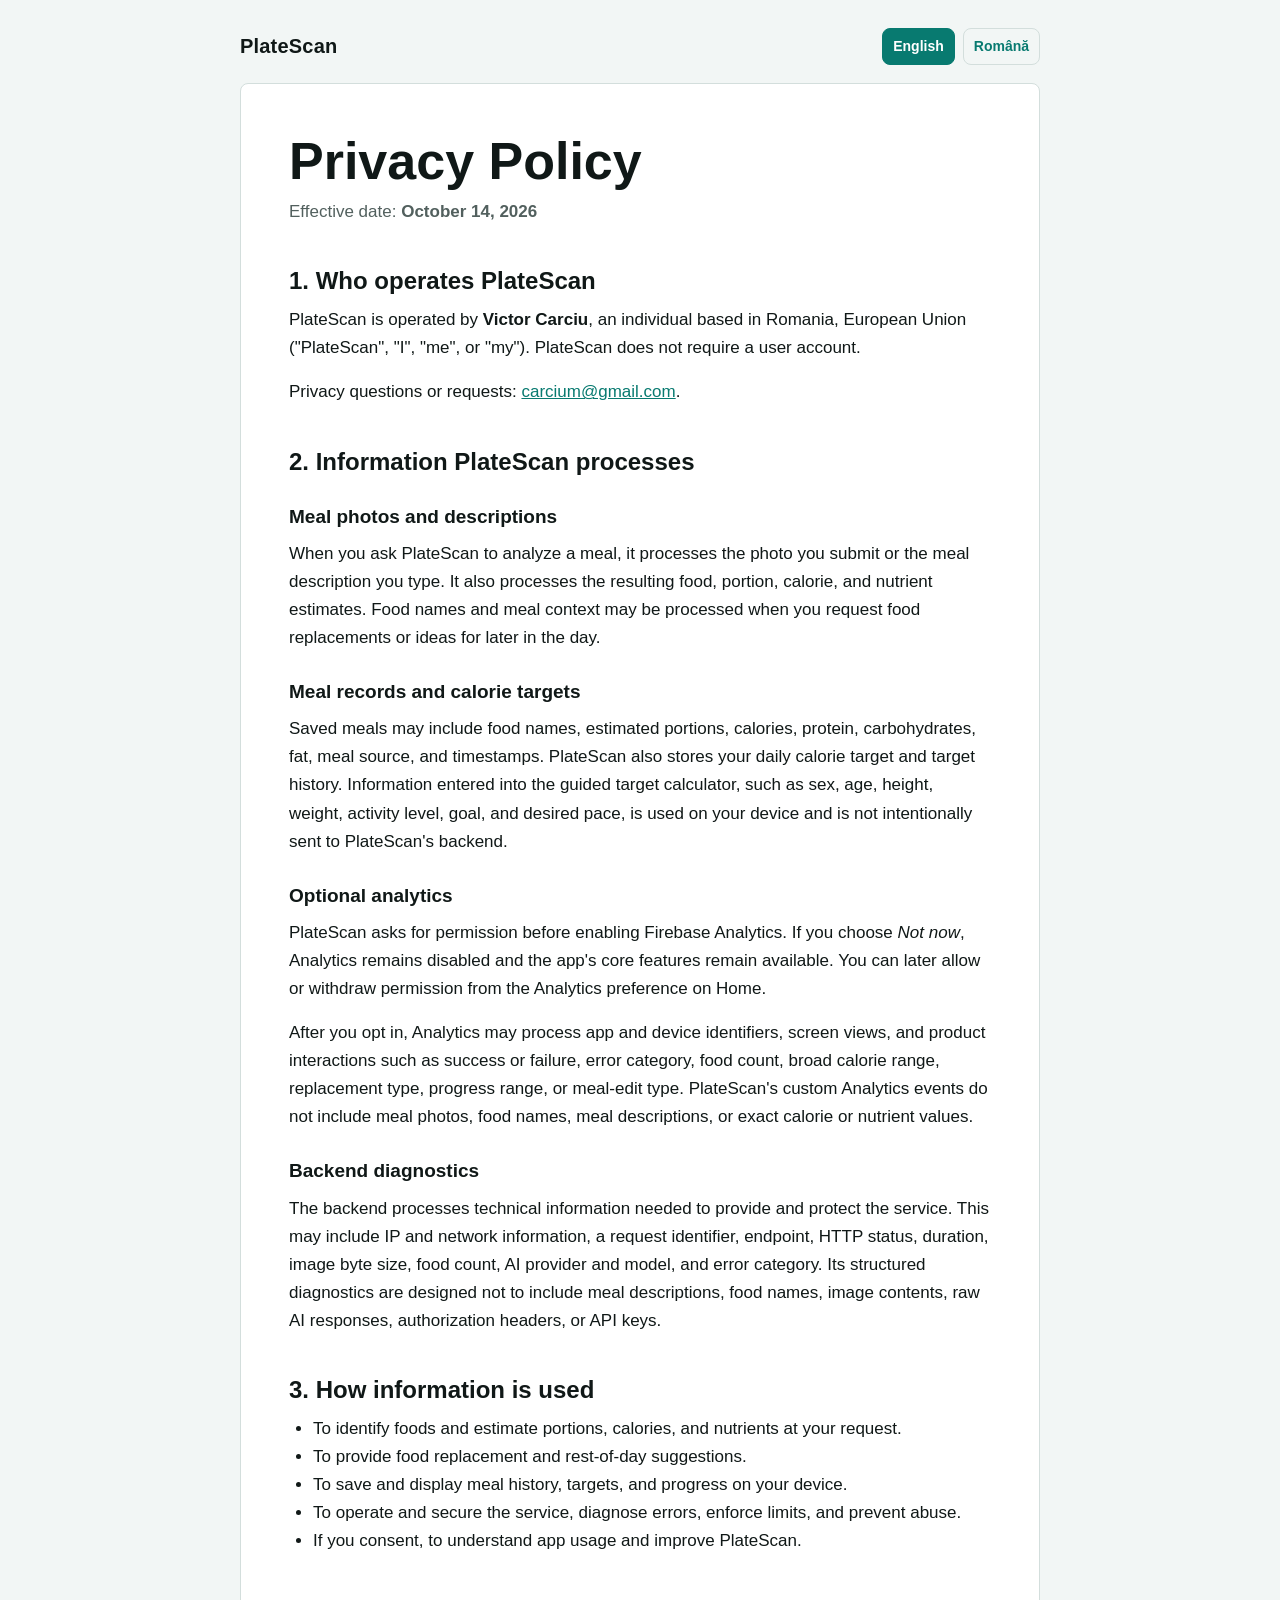
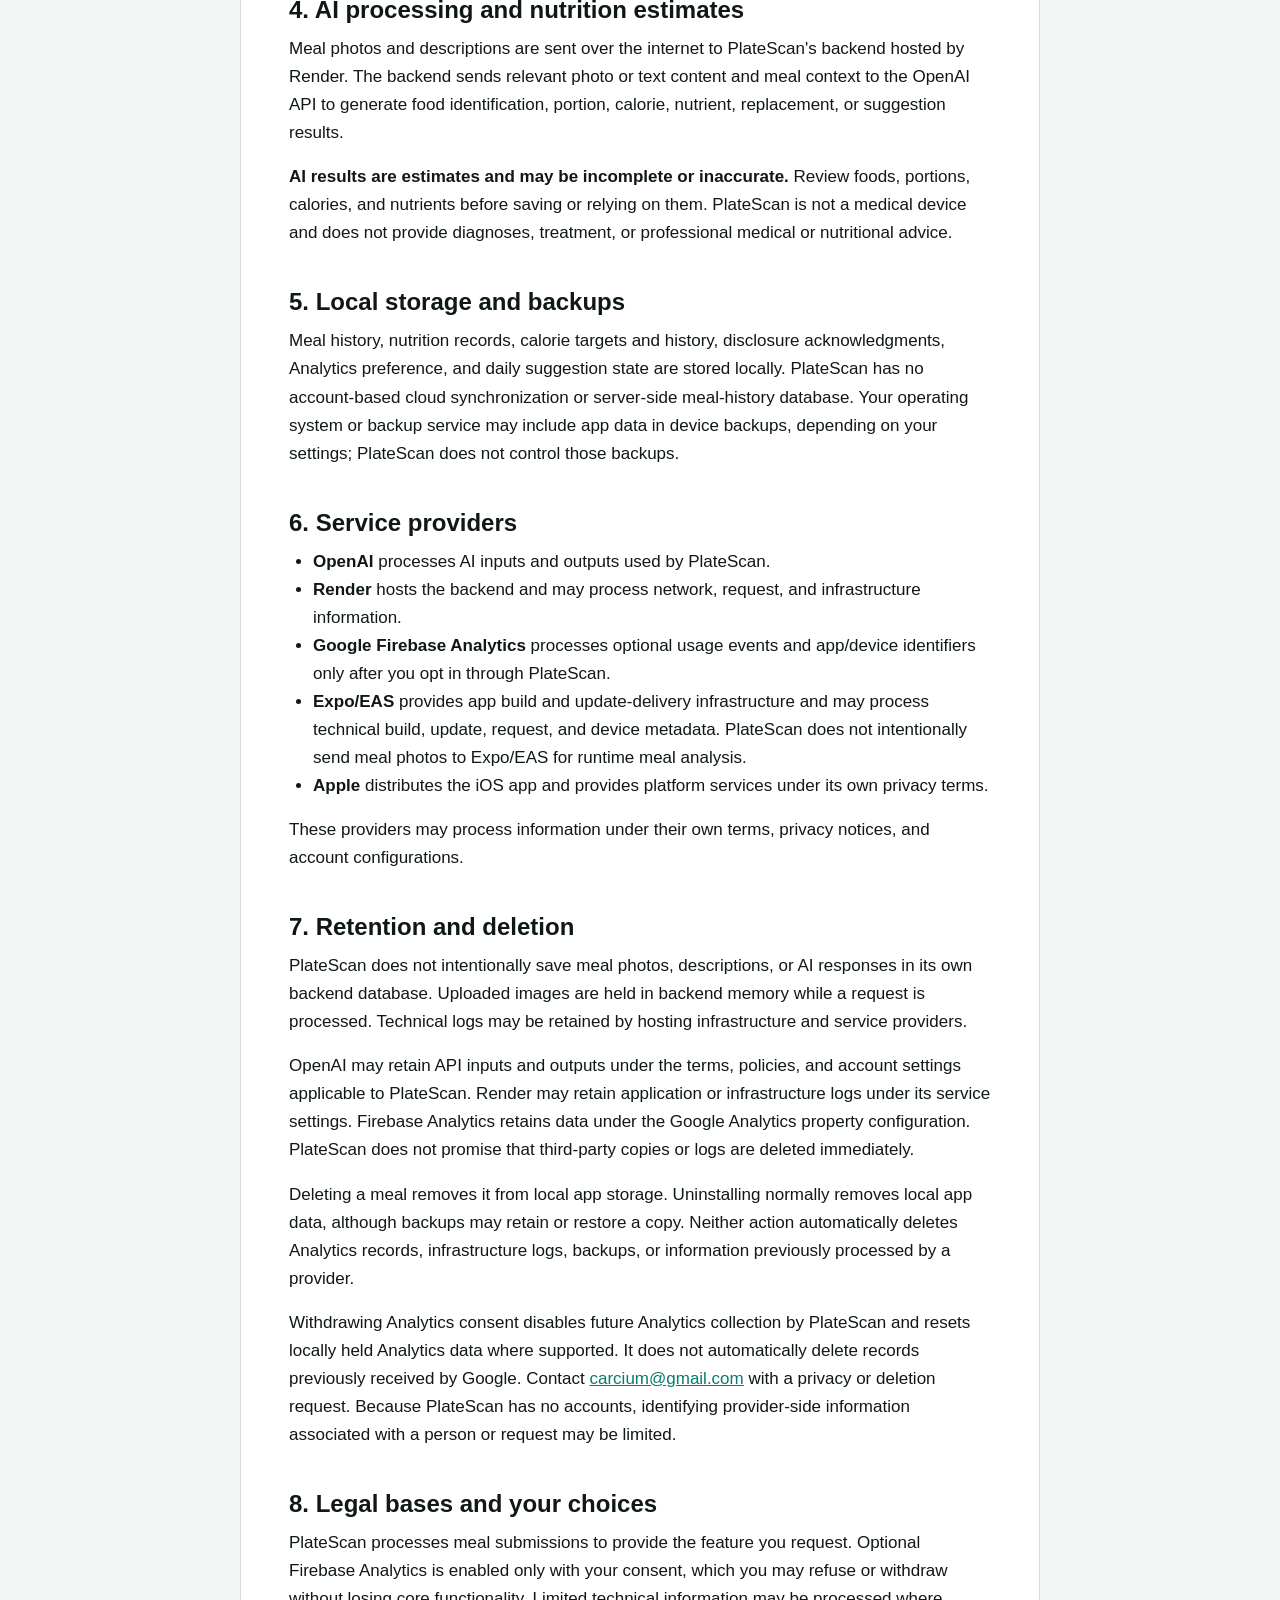
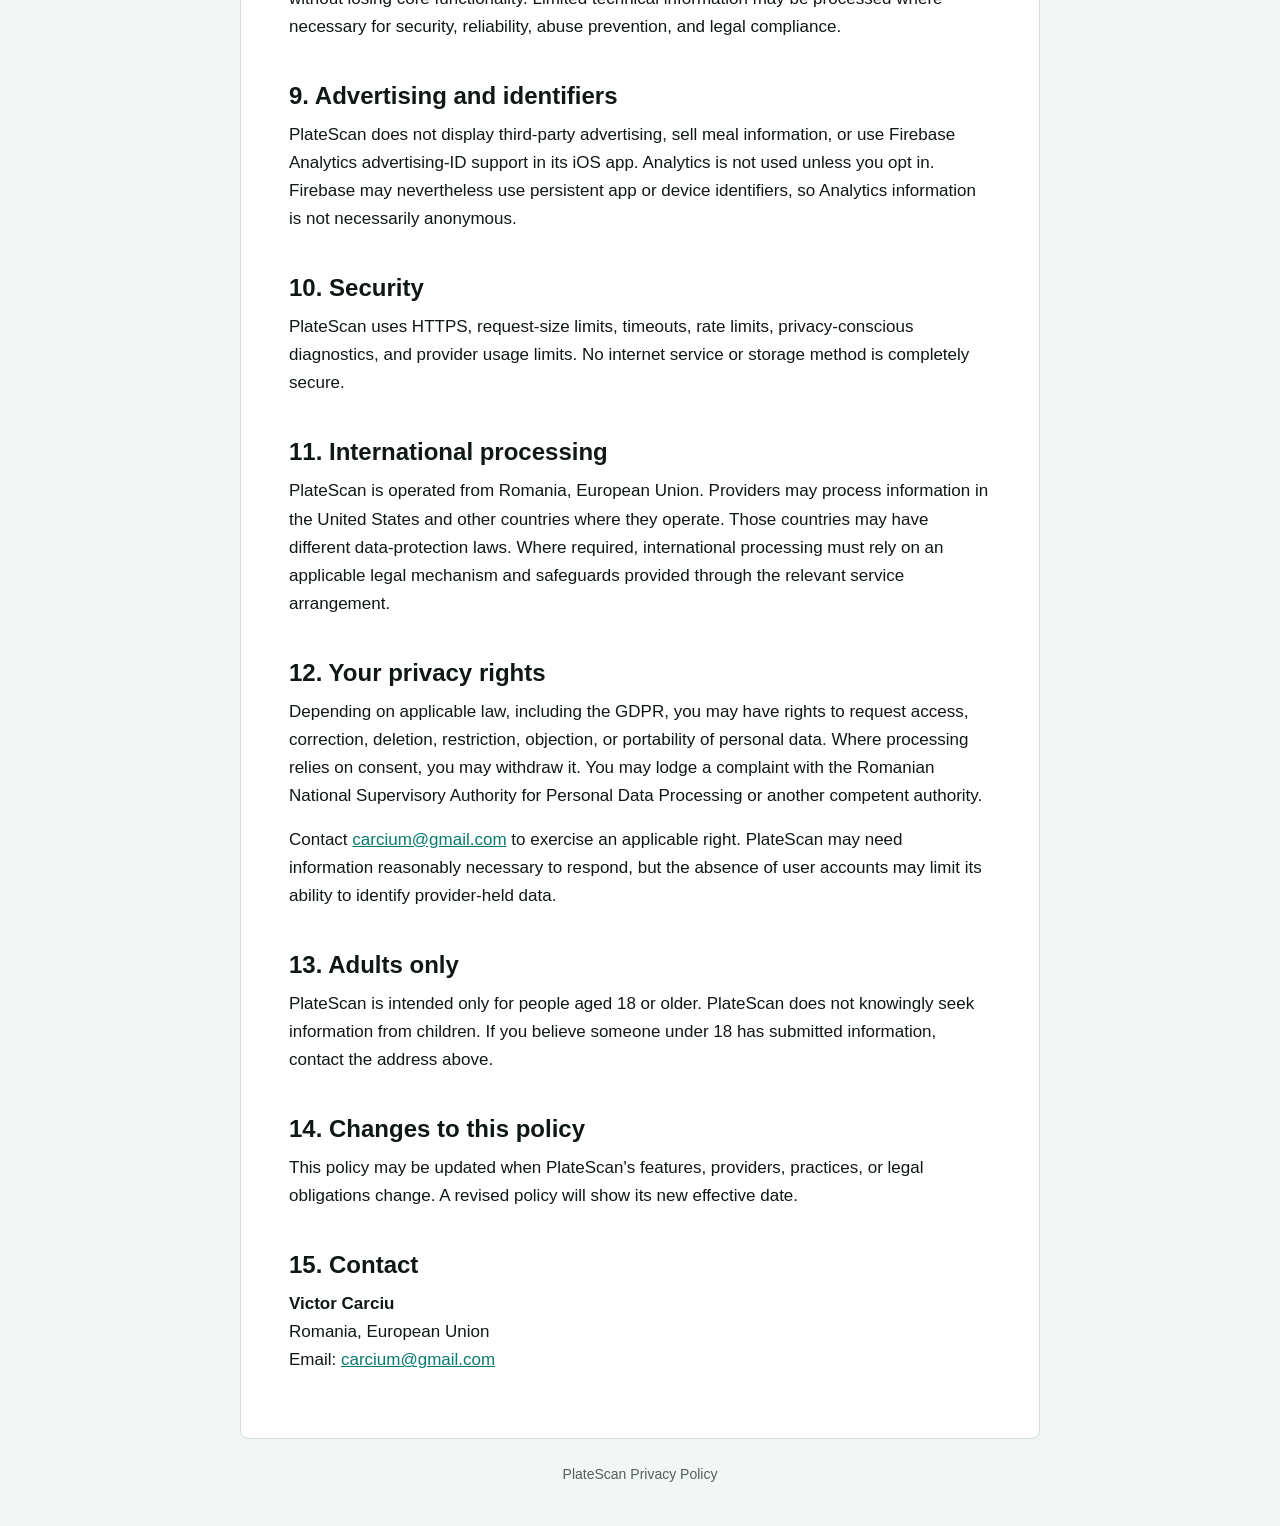
<file: index.html>
<!doctype html>
<html lang="en">
<head>
  <meta charset="utf-8">
  <meta name="viewport" content="width=device-width, initial-scale=1">
  <meta name="description" content="PlateScan Privacy Policy">
  <title>Privacy Policy | PlateScan</title>
  <link rel="stylesheet" href="./styles.css">
</head>
<body>
  <header class="shell"><div class="topbar"><div class="brand">PlateScan</div><nav class="language" aria-label="Language"><a href="./" lang="en" aria-current="page">English</a><a href="./ro/" lang="ro">Română</a></nav></div></header>
  <main class="shell">
    <h1>Privacy Policy</h1>
    <p class="meta">Effective date: <strong>October 14, 2026</strong></p>

    <h2>1. Who operates PlateScan</h2>
    <p>PlateScan is operated by <strong>Victor Carciu</strong>, an individual based in Romania, European Union ("PlateScan", "I", "me", or "my"). PlateScan does not require a user account.</p>
    <p class="contact">Privacy questions or requests: <a href="mailto:carcium@gmail.com">carcium@gmail.com</a>.</p>

    <h2>2. Information PlateScan processes</h2>
    <h3>Meal photos and descriptions</h3>
    <p>When you ask PlateScan to analyze a meal, it processes the photo you submit or the meal description you type. It also processes the resulting food, portion, calorie, and nutrient estimates. Food names and meal context may be processed when you request food replacements or ideas for later in the day.</p>
    <h3>Meal records and calorie targets</h3>
    <p>Saved meals may include food names, estimated portions, calories, protein, carbohydrates, fat, meal source, and timestamps. PlateScan also stores your daily calorie target and target history. Information entered into the guided target calculator, such as sex, age, height, weight, activity level, goal, and desired pace, is used on your device and is not intentionally sent to PlateScan's backend.</p>
    <h3>Optional analytics</h3>
    <p>PlateScan asks for permission before enabling Firebase Analytics. If you choose <em>Not now</em>, Analytics remains disabled and the app's core features remain available. You can later allow or withdraw permission from the Analytics preference on Home.</p>
    <p>After you opt in, Analytics may process app and device identifiers, screen views, and product interactions such as success or failure, error category, food count, broad calorie range, replacement type, progress range, or meal-edit type. PlateScan's custom Analytics events do not include meal photos, food names, meal descriptions, or exact calorie or nutrient values.</p>
    <h3>Backend diagnostics</h3>
    <p>The backend processes technical information needed to provide and protect the service. This may include IP and network information, a request identifier, endpoint, HTTP status, duration, image byte size, food count, AI provider and model, and error category. Its structured diagnostics are designed not to include meal descriptions, food names, image contents, raw AI responses, authorization headers, or API keys.</p>

    <h2>3. How information is used</h2>
    <ul><li>To identify foods and estimate portions, calories, and nutrients at your request.</li><li>To provide food replacement and rest-of-day suggestions.</li><li>To save and display meal history, targets, and progress on your device.</li><li>To operate and secure the service, diagnose errors, enforce limits, and prevent abuse.</li><li>If you consent, to understand app usage and improve PlateScan.</li></ul>

    <h2>4. AI processing and nutrition estimates</h2>
    <p>Meal photos and descriptions are sent over the internet to PlateScan's backend hosted by Render. The backend sends relevant photo or text content and meal context to the OpenAI API to generate food identification, portion, calorie, nutrient, replacement, or suggestion results.</p>
    <p><strong>AI results are estimates and may be incomplete or inaccurate.</strong> Review foods, portions, calories, and nutrients before saving or relying on them. PlateScan is not a medical device and does not provide diagnoses, treatment, or professional medical or nutritional advice.</p>

    <h2>5. Local storage and backups</h2>
    <p>Meal history, nutrition records, calorie targets and history, disclosure acknowledgments, Analytics preference, and daily suggestion state are stored locally. PlateScan has no account-based cloud synchronization or server-side meal-history database. Your operating system or backup service may include app data in device backups, depending on your settings; PlateScan does not control those backups.</p>

    <h2>6. Service providers</h2>
    <ul><li><strong>OpenAI</strong> processes AI inputs and outputs used by PlateScan.</li><li><strong>Render</strong> hosts the backend and may process network, request, and infrastructure information.</li><li><strong>Google Firebase Analytics</strong> processes optional usage events and app/device identifiers only after you opt in through PlateScan.</li><li><strong>Expo/EAS</strong> provides app build and update-delivery infrastructure and may process technical build, update, request, and device metadata. PlateScan does not intentionally send meal photos to Expo/EAS for runtime meal analysis.</li><li><strong>Apple</strong> distributes the iOS app and provides platform services under its own privacy terms.</li></ul>
    <p>These providers may process information under their own terms, privacy notices, and account configurations.</p>

    <h2>7. Retention and deletion</h2>
    <p>PlateScan does not intentionally save meal photos, descriptions, or AI responses in its own backend database. Uploaded images are held in backend memory while a request is processed. Technical logs may be retained by hosting infrastructure and service providers.</p>
    <p>OpenAI may retain API inputs and outputs under the terms, policies, and account settings applicable to PlateScan. Render may retain application or infrastructure logs under its service settings. Firebase Analytics retains data under the Google Analytics property configuration. PlateScan does not promise that third-party copies or logs are deleted immediately.</p>
    <p>Deleting a meal removes it from local app storage. Uninstalling normally removes local app data, although backups may retain or restore a copy. Neither action automatically deletes Analytics records, infrastructure logs, backups, or information previously processed by a provider.</p>
    <p>Withdrawing Analytics consent disables future Analytics collection by PlateScan and resets locally held Analytics data where supported. It does not automatically delete records previously received by Google. Contact <a href="mailto:carcium@gmail.com">carcium@gmail.com</a> with a privacy or deletion request. Because PlateScan has no accounts, identifying provider-side information associated with a person or request may be limited.</p>

    <h2>8. Legal bases and your choices</h2>
    <p>PlateScan processes meal submissions to provide the feature you request. Optional Firebase Analytics is enabled only with your consent, which you may refuse or withdraw without losing core functionality. Limited technical information may be processed where necessary for security, reliability, abuse prevention, and legal compliance.</p>

    <h2>9. Advertising and identifiers</h2>
    <p>PlateScan does not display third-party advertising, sell meal information, or use Firebase Analytics advertising-ID support in its iOS app. Analytics is not used unless you opt in. Firebase may nevertheless use persistent app or device identifiers, so Analytics information is not necessarily anonymous.</p>

    <h2>10. Security</h2>
    <p>PlateScan uses HTTPS, request-size limits, timeouts, rate limits, privacy-conscious diagnostics, and provider usage limits. No internet service or storage method is completely secure.</p>

    <h2>11. International processing</h2>
    <p>PlateScan is operated from Romania, European Union. Providers may process information in the United States and other countries where they operate. Those countries may have different data-protection laws. Where required, international processing must rely on an applicable legal mechanism and safeguards provided through the relevant service arrangement.</p>

    <h2>12. Your privacy rights</h2>
    <p>Depending on applicable law, including the GDPR, you may have rights to request access, correction, deletion, restriction, objection, or portability of personal data. Where processing relies on consent, you may withdraw it. You may lodge a complaint with the Romanian National Supervisory Authority for Personal Data Processing or another competent authority.</p>
    <p>Contact <a href="mailto:carcium@gmail.com">carcium@gmail.com</a> to exercise an applicable right. PlateScan may need information reasonably necessary to respond, but the absence of user accounts may limit its ability to identify provider-held data.</p>

    <h2>13. Adults only</h2>
    <p>PlateScan is intended only for people aged 18 or older. PlateScan does not knowingly seek information from children. If you believe someone under 18 has submitted information, contact the address above.</p>

    <h2>14. Changes to this policy</h2>
    <p>This policy may be updated when PlateScan's features, providers, practices, or legal obligations change. A revised policy will show its new effective date.</p>

    <h2>15. Contact</h2>
    <p class="contact"><strong>Victor Carciu</strong><br>Romania, European Union<br>Email: <a href="mailto:carcium@gmail.com">carcium@gmail.com</a></p>
  </main>
  <footer class="shell">PlateScan Privacy Policy</footer>
</body>
</html>
</file>
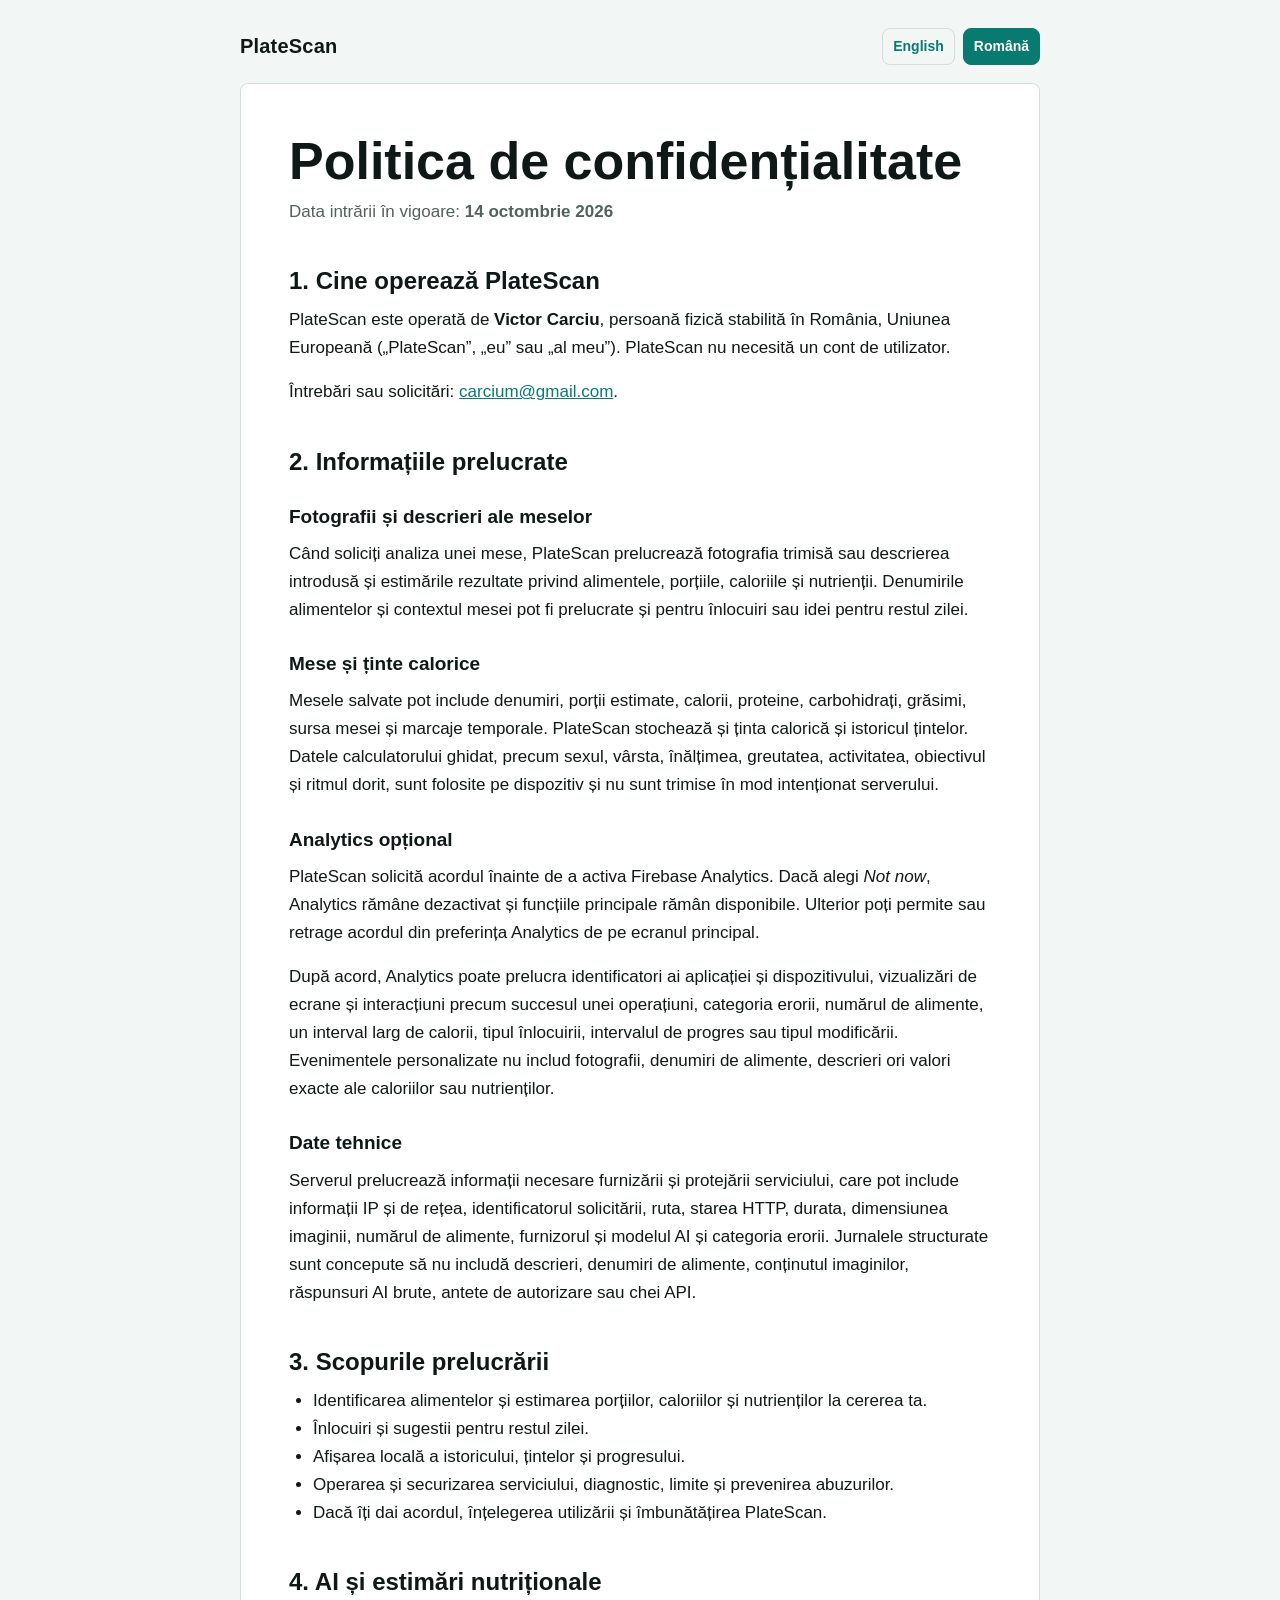
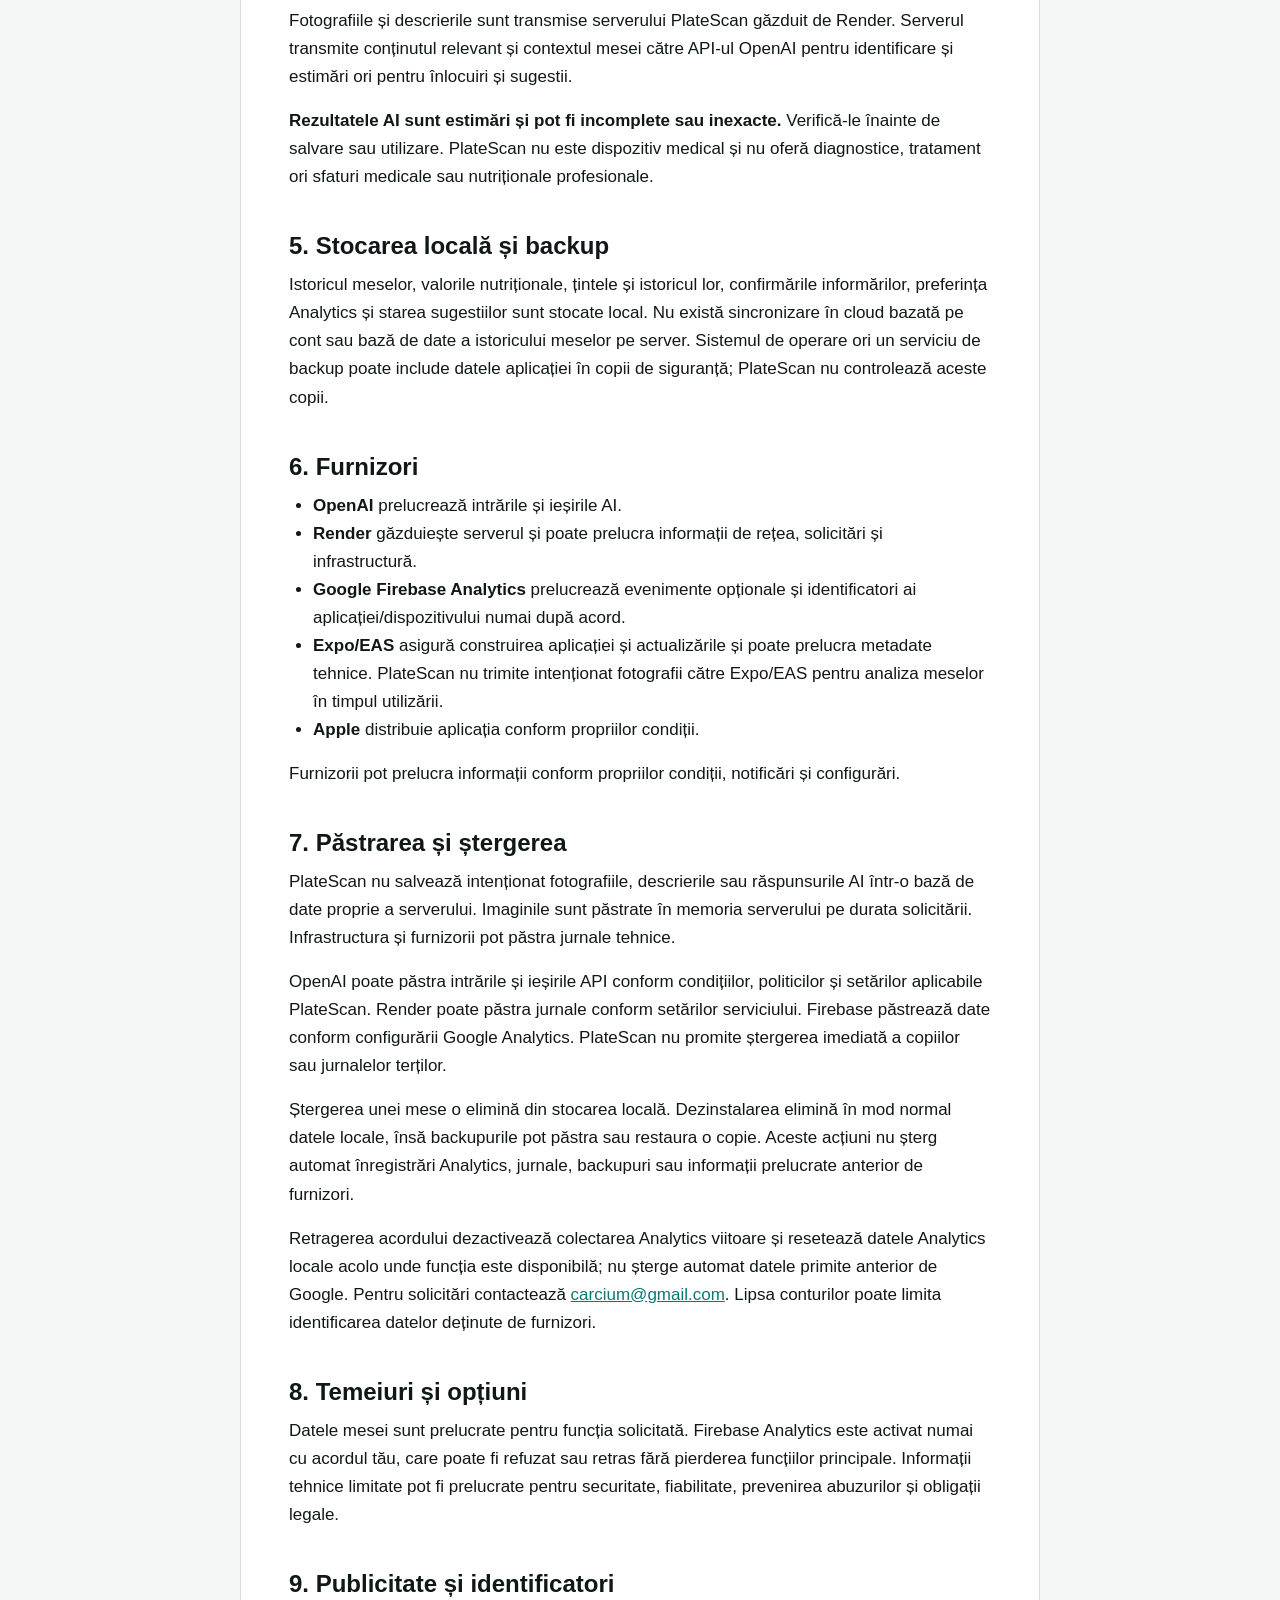
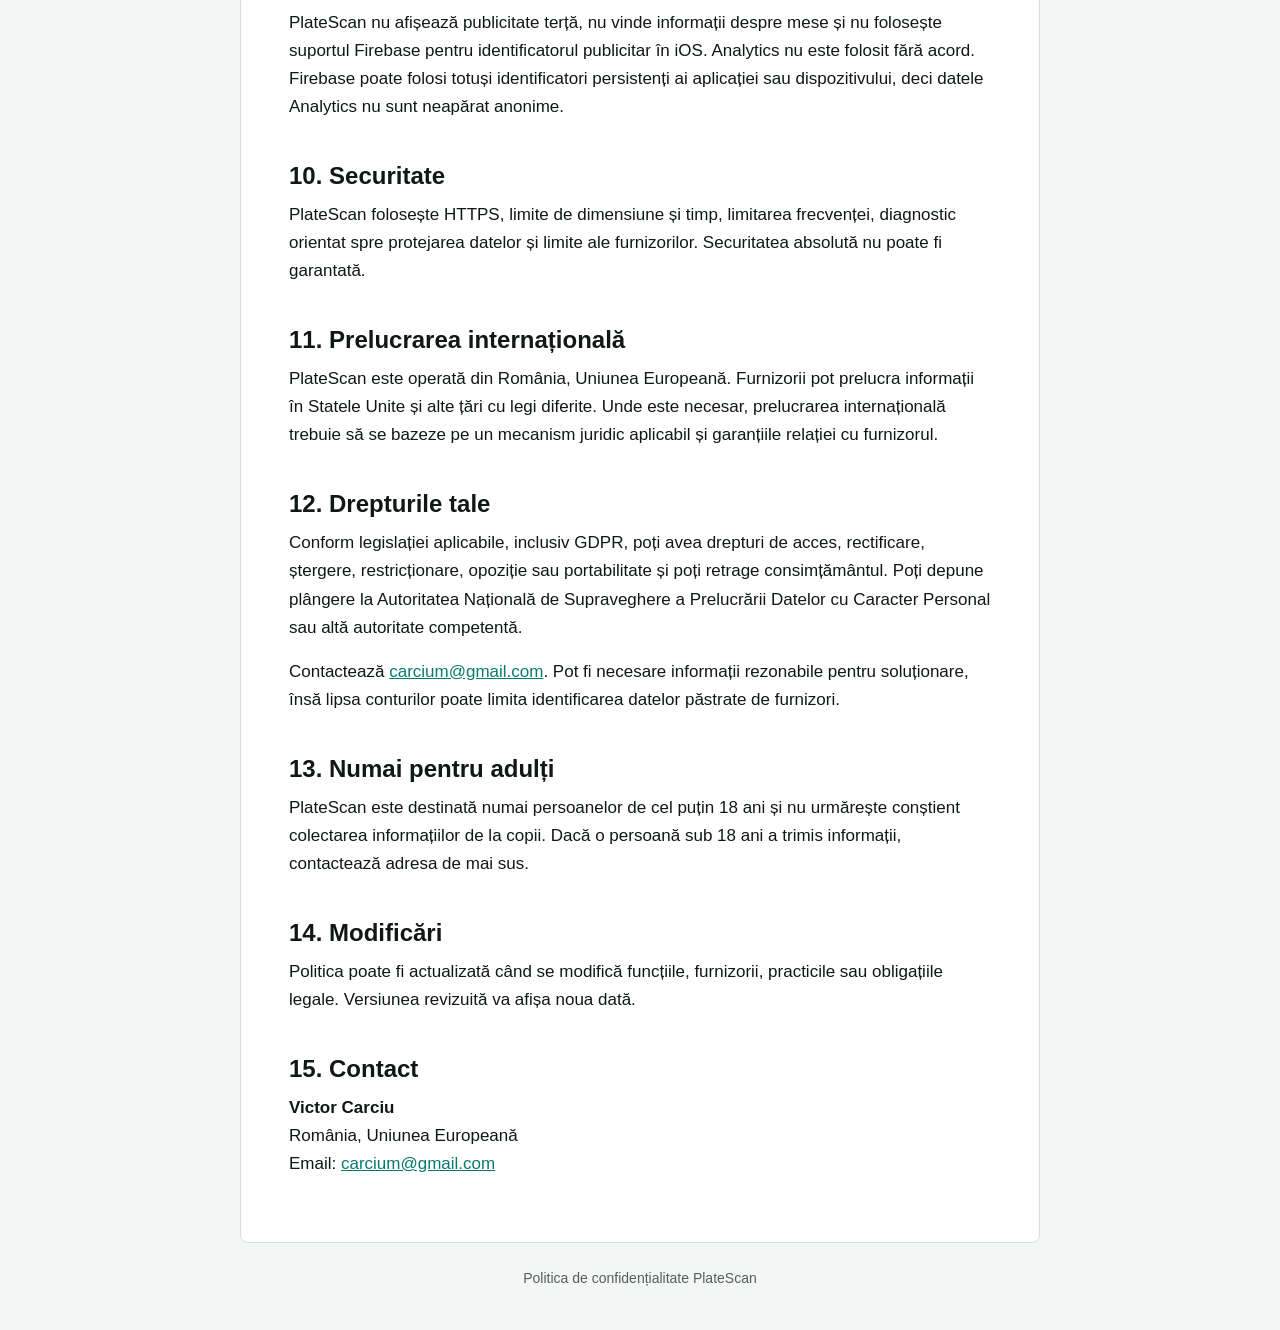
<file: ro/index.html>
<!doctype html>
<html lang="ro">
<head><meta charset="utf-8"><meta name="viewport" content="width=device-width, initial-scale=1"><meta name="description" content="Politica de confidențialitate PlateScan"><title>Politica de confidențialitate | PlateScan</title><link rel="stylesheet" href="../styles.css"></head>
<body>
  <header class="shell"><div class="topbar"><div class="brand">PlateScan</div><nav class="language" aria-label="Limbă"><a href="../" lang="en">English</a><a href="./" lang="ro" aria-current="page">Română</a></nav></div></header>
  <main class="shell">
    <h1>Politica de confidențialitate</h1><p class="meta">Data intrării în vigoare: <strong>14 octombrie 2026</strong></p>
    <h2>1. Cine operează PlateScan</h2><p>PlateScan este operată de <strong>Victor Carciu</strong>, persoană fizică stabilită în România, Uniunea Europeană („PlateScan”, „eu” sau „al meu”). PlateScan nu necesită un cont de utilizator.</p><p class="contact">Întrebări sau solicitări: <a href="mailto:carcium@gmail.com">carcium@gmail.com</a>.</p>
    <h2>2. Informațiile prelucrate</h2>
    <h3>Fotografii și descrieri ale meselor</h3><p>Când soliciți analiza unei mese, PlateScan prelucrează fotografia trimisă sau descrierea introdusă și estimările rezultate privind alimentele, porțiile, caloriile și nutrienții. Denumirile alimentelor și contextul mesei pot fi prelucrate și pentru înlocuiri sau idei pentru restul zilei.</p>
    <h3>Mese și ținte calorice</h3><p>Mesele salvate pot include denumiri, porții estimate, calorii, proteine, carbohidrați, grăsimi, sursa mesei și marcaje temporale. PlateScan stochează și ținta calorică și istoricul țintelor. Datele calculatorului ghidat, precum sexul, vârsta, înălțimea, greutatea, activitatea, obiectivul și ritmul dorit, sunt folosite pe dispozitiv și nu sunt trimise în mod intenționat serverului.</p>
    <h3>Analytics opțional</h3><p>PlateScan solicită acordul înainte de a activa Firebase Analytics. Dacă alegi <em>Not now</em>, Analytics rămâne dezactivat și funcțiile principale rămân disponibile. Ulterior poți permite sau retrage acordul din preferința Analytics de pe ecranul principal.</p><p>După acord, Analytics poate prelucra identificatori ai aplicației și dispozitivului, vizualizări de ecrane și interacțiuni precum succesul unei operațiuni, categoria erorii, numărul de alimente, un interval larg de calorii, tipul înlocuirii, intervalul de progres sau tipul modificării. Evenimentele personalizate nu includ fotografii, denumiri de alimente, descrieri ori valori exacte ale caloriilor sau nutrienților.</p>
    <h3>Date tehnice</h3><p>Serverul prelucrează informații necesare furnizării și protejării serviciului, care pot include informații IP și de rețea, identificatorul solicitării, ruta, starea HTTP, durata, dimensiunea imaginii, numărul de alimente, furnizorul și modelul AI și categoria erorii. Jurnalele structurate sunt concepute să nu includă descrieri, denumiri de alimente, conținutul imaginilor, răspunsuri AI brute, antete de autorizare sau chei API.</p>
    <h2>3. Scopurile prelucrării</h2><ul><li>Identificarea alimentelor și estimarea porțiilor, caloriilor și nutrienților la cererea ta.</li><li>Înlocuiri și sugestii pentru restul zilei.</li><li>Afișarea locală a istoricului, țintelor și progresului.</li><li>Operarea și securizarea serviciului, diagnostic, limite și prevenirea abuzurilor.</li><li>Dacă îți dai acordul, înțelegerea utilizării și îmbunătățirea PlateScan.</li></ul>
    <h2>4. AI și estimări nutriționale</h2><p>Fotografiile și descrierile sunt transmise serverului PlateScan găzduit de Render. Serverul transmite conținutul relevant și contextul mesei către API-ul OpenAI pentru identificare și estimări ori pentru înlocuiri și sugestii.</p><p><strong>Rezultatele AI sunt estimări și pot fi incomplete sau inexacte.</strong> Verifică-le înainte de salvare sau utilizare. PlateScan nu este dispozitiv medical și nu oferă diagnostice, tratament ori sfaturi medicale sau nutriționale profesionale.</p>
    <h2>5. Stocarea locală și backup</h2><p>Istoricul meselor, valorile nutriționale, țintele și istoricul lor, confirmările informărilor, preferința Analytics și starea sugestiilor sunt stocate local. Nu există sincronizare în cloud bazată pe cont sau bază de date a istoricului meselor pe server. Sistemul de operare ori un serviciu de backup poate include datele aplicației în copii de siguranță; PlateScan nu controlează aceste copii.</p>
    <h2>6. Furnizori</h2><ul><li><strong>OpenAI</strong> prelucrează intrările și ieșirile AI.</li><li><strong>Render</strong> găzduiește serverul și poate prelucra informații de rețea, solicitări și infrastructură.</li><li><strong>Google Firebase Analytics</strong> prelucrează evenimente opționale și identificatori ai aplicației/dispozitivului numai după acord.</li><li><strong>Expo/EAS</strong> asigură construirea aplicației și actualizările și poate prelucra metadate tehnice. PlateScan nu trimite intenționat fotografii către Expo/EAS pentru analiza meselor în timpul utilizării.</li><li><strong>Apple</strong> distribuie aplicația conform propriilor condiții.</li></ul><p>Furnizorii pot prelucra informații conform propriilor condiții, notificări și configurări.</p>
    <h2>7. Păstrarea și ștergerea</h2><p>PlateScan nu salvează intenționat fotografiile, descrierile sau răspunsurile AI într-o bază de date proprie a serverului. Imaginile sunt păstrate în memoria serverului pe durata solicitării. Infrastructura și furnizorii pot păstra jurnale tehnice.</p><p>OpenAI poate păstra intrările și ieșirile API conform condițiilor, politicilor și setărilor aplicabile PlateScan. Render poate păstra jurnale conform setărilor serviciului. Firebase păstrează date conform configurării Google Analytics. PlateScan nu promite ștergerea imediată a copiilor sau jurnalelor terților.</p><p>Ștergerea unei mese o elimină din stocarea locală. Dezinstalarea elimină în mod normal datele locale, însă backupurile pot păstra sau restaura o copie. Aceste acțiuni nu șterg automat înregistrări Analytics, jurnale, backupuri sau informații prelucrate anterior de furnizori.</p><p>Retragerea acordului dezactivează colectarea Analytics viitoare și resetează datele Analytics locale acolo unde funcția este disponibilă; nu șterge automat datele primite anterior de Google. Pentru solicitări contactează <a href="mailto:carcium@gmail.com">carcium@gmail.com</a>. Lipsa conturilor poate limita identificarea datelor deținute de furnizori.</p>
    <h2>8. Temeiuri și opțiuni</h2><p>Datele mesei sunt prelucrate pentru funcția solicitată. Firebase Analytics este activat numai cu acordul tău, care poate fi refuzat sau retras fără pierderea funcțiilor principale. Informații tehnice limitate pot fi prelucrate pentru securitate, fiabilitate, prevenirea abuzurilor și obligații legale.</p>
    <h2>9. Publicitate și identificatori</h2><p>PlateScan nu afișează publicitate terță, nu vinde informații despre mese și nu folosește suportul Firebase pentru identificatorul publicitar în iOS. Analytics nu este folosit fără acord. Firebase poate folosi totuși identificatori persistenți ai aplicației sau dispozitivului, deci datele Analytics nu sunt neapărat anonime.</p>
    <h2>10. Securitate</h2><p>PlateScan folosește HTTPS, limite de dimensiune și timp, limitarea frecvenței, diagnostic orientat spre protejarea datelor și limite ale furnizorilor. Securitatea absolută nu poate fi garantată.</p>
    <h2>11. Prelucrarea internațională</h2><p>PlateScan este operată din România, Uniunea Europeană. Furnizorii pot prelucra informații în Statele Unite și alte țări cu legi diferite. Unde este necesar, prelucrarea internațională trebuie să se bazeze pe un mecanism juridic aplicabil și garanțiile relației cu furnizorul.</p>
    <h2>12. Drepturile tale</h2><p>Conform legislației aplicabile, inclusiv GDPR, poți avea drepturi de acces, rectificare, ștergere, restricționare, opoziție sau portabilitate și poți retrage consimțământul. Poți depune plângere la Autoritatea Națională de Supraveghere a Prelucrării Datelor cu Caracter Personal sau altă autoritate competentă.</p><p>Contactează <a href="mailto:carcium@gmail.com">carcium@gmail.com</a>. Pot fi necesare informații rezonabile pentru soluționare, însă lipsa conturilor poate limita identificarea datelor păstrate de furnizori.</p>
    <h2>13. Numai pentru adulți</h2><p>PlateScan este destinată numai persoanelor de cel puțin 18 ani și nu urmărește conștient colectarea informațiilor de la copii. Dacă o persoană sub 18 ani a trimis informații, contactează adresa de mai sus.</p>
    <h2>14. Modificări</h2><p>Politica poate fi actualizată când se modifică funcțiile, furnizorii, practicile sau obligațiile legale. Versiunea revizuită va afișa noua dată.</p>
    <h2>15. Contact</h2><p class="contact"><strong>Victor Carciu</strong><br>România, Uniunea Europeană<br>Email: <a href="mailto:carcium@gmail.com">carcium@gmail.com</a></p>
  </main><footer class="shell">Politica de confidențialitate PlateScan</footer>
</body></html>
</file>
<file: styles.css>
:root {
  color-scheme: light;
  --background: #f2f6f5;
  --surface: #ffffff;
  --primary: #087a70;
  --primary-soft: #d9efec;
  --text: #101817;
  --secondary: #52605e;
  --border: #d3dedc;
}

* { box-sizing: border-box; }

html { scroll-behavior: smooth; }

body {
  margin: 0;
  background: var(--background);
  color: var(--text);
  font-family: -apple-system, BlinkMacSystemFont, "Segoe UI", sans-serif;
  font-size: 17px;
  line-height: 1.65;
}

a { color: var(--primary); }
a:focus-visible { outline: 3px solid var(--primary); outline-offset: 3px; }

.shell { width: min(calc(100% - 32px), 800px); margin: 0 auto; }

header { padding: 28px 0 18px; }

.topbar { display: flex; align-items: center; justify-content: space-between; gap: 16px; }
.brand { font-size: 20px; font-weight: 750; letter-spacing: .01em; }
.language { display: flex; gap: 8px; }
.language a {
  border: 1px solid var(--border);
  border-radius: 8px;
  padding: 6px 10px;
  text-decoration: none;
  font-size: 14px;
  font-weight: 650;
}
.language a[aria-current="page"] { background: var(--primary); border-color: var(--primary); color: white; }

main { background: var(--surface); border: 1px solid var(--border); border-radius: 8px; padding: clamp(24px, 5vw, 48px); }
h1 { margin: 0 0 8px; font-size: clamp(34px, 7vw, 52px); line-height: 1.12; letter-spacing: 0; }
h2 { margin: 40px 0 10px; font-size: 24px; line-height: 1.25; letter-spacing: 0; }
h3 { margin: 24px 0 8px; font-size: 19px; letter-spacing: 0; }
p, ul { margin: 0 0 16px; }
ul { padding-left: 24px; }
.meta { color: var(--secondary); margin-bottom: 28px; overflow-wrap: anywhere; }
.notice { background: var(--primary-soft); border-left: 4px solid var(--primary); padding: 14px 16px; }
.notice { overflow-wrap: anywhere; }
.contact { overflow-wrap: anywhere; }
footer { color: var(--secondary); font-size: 14px; padding: 24px 0 40px; text-align: center; }

@media (max-width: 480px) {
  body { font-size: 16px; }
  .shell { width: min(calc(100% - 20px), 800px); }
  header { padding-top: 18px; }
  main { padding: 22px 18px; }
  .topbar { align-items: flex-start; flex-wrap: wrap; }
}

@media (prefers-reduced-motion: reduce) { html { scroll-behavior: auto; } }
</file>
